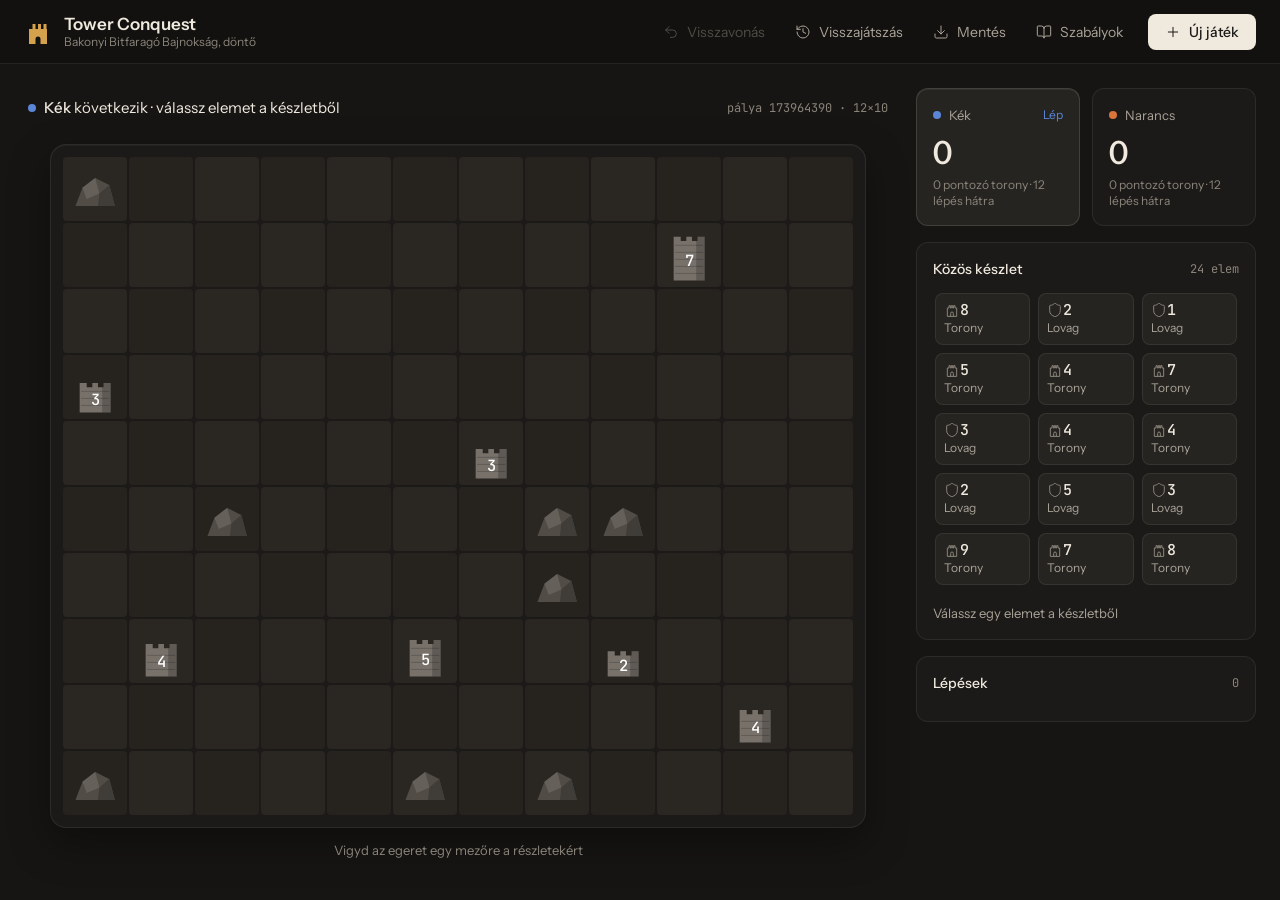
<file: donto/index.html>
<!DOCTYPE html>
<html lang="hu">
<head>
  <meta charset="UTF-8">
  <meta name="viewport" content="width=device-width, initial-scale=1.0">
  <title>Tower Conquest – BitFaragók</title>
  <link rel="preconnect" href="https://fonts.googleapis.com">
  <link rel="preconnect" href="https://fonts.gstatic.com" crossorigin>
  <link href="https://fonts.googleapis.com/css2?family=Instrument+Sans:wght@400;500;600&family=JetBrains+Mono:wght@400;500&display=swap" rel="stylesheet">
  <link rel="stylesheet" href="style.css">
</head>
<body>
  <header class="fejlec">
    <div class="logo">
      <svg class="logo-jel" width="28" height="28" viewBox="0 0 28 28" aria-hidden="true">
        <path d="M5 26V11h3.5V6h3v5h2.5V6h3v5h2.5V6h3v5H23v15z" fill="currentColor"/>
        <path d="M11.5 26v-5a2.5 2.5 0 0 1 5 0v5z" fill="var(--hatter)"/>
      </svg>
      <div>
        <h1>Tower Conquest</h1>
        <p class="alcim">Bakonyi Bitfaragó Bajnokság, döntő</p>
      </div>
    </div>
    <nav class="gombok">
      <button id="gombUj" class="gomb fo" data-ikon="plus">Új játék</button>
      <button id="gombVissza" class="gomb szellem" title="Visszavonás (Ctrl+Z)" data-ikon="undo">Visszavonás</button>
      <button id="gombImport" class="gomb szellem" data-ikon="history">Visszajátszás</button>
      <button id="gombExport" class="gomb szellem" data-ikon="download">Mentés</button>
      <button id="gombSzabaly" class="gomb szellem" data-ikon="book">Szabályok</button>
    </nav>
  </header>

  <main class="fo-resz">
    <section class="tabla-resz">
      <div id="visszajatszoSav" class="visszajatszo rejtett">
        <span class="vj-cimke">Visszajátszás</span>
        <button class="gomb ikon-gomb" data-vj="elso" title="Elejére (Home)" data-ikon="first"></button>
        <button class="gomb ikon-gomb" data-vj="elozo" title="Előző (←)" data-ikon="prev"></button>
        <button class="gomb ikon-gomb" data-vj="lejatszas" id="vjLejatszas" title="Lejátszás (Szóköz)"></button>
        <button class="gomb ikon-gomb" data-vj="kovetkezo" title="Következő (→)" data-ikon="next"></button>
        <button class="gomb ikon-gomb" data-vj="utolso" title="Végére (End)" data-ikon="last"></button>
        <input type="range" id="vjCsuszka" min="0" max="0" value="0">
        <span id="vjSzamlalo" class="vj-szamlalo">0 / 0</span>
        <select id="vjSebesseg" title="Sebesség">
          <option value="1200">lassú</option>
          <option value="600" selected>normál</option>
          <option value="250">gyors</option>
        </select>
        <button class="gomb kicsi" data-vj="folytat" title="Innen folytatható játékként">Folytatás innen</button>
        <button class="gomb ikon-gomb" data-vj="kilep" title="Kilépés a visszajátszásból" data-ikon="x"></button>
      </div>

      <div id="allapotSor" class="allapot-sor"></div>
      <div class="tabla-keret">
        <div id="tabla" class="tabla"></div>
      </div>
      <div id="infoSor" class="info-sor">Vigyd az egeret egy mezőre a részletekért</div>
    </section>

    <aside class="oldalsav">
      <div class="pontok">
        <div class="jatekos-kartya p1" id="kartyaP1">
          <div class="jk-nev"><span class="potty"></span><span id="nevP1">Kék</span><span class="jk-jel" id="jelP1"></span></div>
          <div class="jk-pont" id="pontP1">0</div>
          <div class="jk-info" id="infoP1"></div>
        </div>
        <div class="jatekos-kartya p2" id="kartyaP2">
          <div class="jk-nev"><span class="potty"></span><span id="nevP2">Narancs</span><span class="jk-jel" id="jelP2"></span></div>
          <div class="jk-pont" id="pontP2">0</div>
          <div class="jk-info" id="infoP2"></div>
        </div>
      </div>

      <div class="panel">
        <div class="panel-fej">
          <h2>Közös készlet</h2>
          <span id="keszletSzam" class="cimke"></span>
        </div>
        <div id="keszlet" class="keszlet"></div>
        <p id="keszletSugo" class="sugo"></p>
      </div>

      <div class="panel naplo-panel">
        <div class="panel-fej"><h2>Lépések</h2><span id="naploSzam" class="cimke"></span></div>
        <ol id="naplo" class="naplo"></ol>
      </div>
    </aside>
  </main>

  <!-- Új játék -->
  <dialog id="ujJatekAblak" class="ablak">
    <form method="dialog" id="ujJatekUrlap">
      <h2>Új játék</h2>
      <fieldset>
        <legend>Játékosok</legend>
        <div class="sor">
          <label>Kék (kezd)
            <select name="p1">
              <option value="ember">Ember</option>
              <option value="gep">Gép</option>
            </select>
          </label>
          <label>Narancs
            <select name="p2">
              <option value="ember">Ember</option>
              <option value="gep">Gép</option>
            </select>
          </label>
        </div>
      </fieldset>
      <fieldset>
        <legend>Pálya</legend>
        <div class="sor">
          <label>Szélesség <input type="number" name="width" min="8" max="20" value="12"></label>
          <label>Magasság <input type="number" name="height" min="8" max="20" value="10"></label>
          <label>Készlet mérete <input type="number" name="keszlet" min="2" max="80" step="2" value="24"></label>
        </div>
        <div class="sor">
          <label>Semleges tornyok <input type="number" name="tornyok" min="0" max="60" value="7"></label>
          <label>Sziklák <input type="number" name="sziklak" min="0" max="60" value="8"></label>
          <label>Seed (üres = véletlen) <input type="text" name="seed" placeholder="pl. 2026"></label>
        </div>
        <button type="button" class="gomb kicsi" id="veletlenMeret">Véletlen méret (8–20)</button>
      </fieldset>
      <div class="ablak-gombok">
        <button value="megse" class="gomb">Mégse</button>
        <button value="ok" class="gomb fo">Indítás</button>
      </div>
    </form>
  </dialog>

  <!-- Import / visszajátszás -->
  <dialog id="importAblak" class="ablak szeles">
    <form method="dialog">
      <h2>Visszajátszás / pálya betöltése</h2>
      <p class="sugo">Másold be egy lejátszott meccs JSON adatait (például a szerverről), vagy csak egy pályát és készletet
        (<code>{"map": {...}, "pool": [...], "steps": [...]}</code>). Fájlt is választhatsz.</p>
      <textarea id="importSzoveg" rows="12" spellcheck="false" placeholder='{"map":{"width":10,"height":10,"content":[]},"pool":[...],"steps":[...]}'></textarea>
      <div class="sor">
        <input type="file" id="importFajl" accept=".json,application/json,text/plain">
      </div>
      <p id="importHiba" class="hiba"></p>
      <div class="ablak-gombok">
        <button value="megse" class="gomb">Mégse</button>
        <button type="button" class="gomb" id="importJatek">Játék indítása ezen a pályán</button>
        <button type="button" class="gomb fo" id="importVisszajatszas">Visszajátszás</button>
      </div>
    </form>
  </dialog>

  <!-- Szabályok -->
  <dialog id="szabalyAblak" class="ablak szeles">
    <form method="dialog">
      <h2>Szabályok röviden</h2>
      <ul class="szabalyok">
        <li>A játékosok felváltva választanak egy elemet a <b>közös készletből</b>, és lehelyezik / aktiválják egy mezőn. Ha a készlet elfogy, vége.</li>
        <li><b>Torony (1–9)</b> és <b>Lovag (1–5)</b>: üres mezőre tehető, a lehelyezőé lesz.</li>
        <li><b>Földcsuszamlás</b>: a cél és a 8 szomszéd közül az <i>üres</i> mezők sziklák lesznek.</li>
        <li><b>Meteorit</b>: a célmező szikla lesz, az ott álló figura eltűnik.</li>
        <li><b>Konvertálás</b>: egy torony vagy lovag a tiéd lesz (sziklára nem használható).</li>
        <li>Pontozás: egy torony annyit ér, amilyen magas, <b>kivéve</b> ha mellette (8 irány) magasabb torony áll – akkor 0.</li>
        <li>A torony mellett álló lovagok elfoglalják: a szomszédos lovagerők összege dönt, döntetlennél marad az eredeti tulajdonos. Semleges torony senkinek sem ad pontot.</li>
      </ul>
      <h3>Jelmagyarázat</h3>
      <div class="jelmagyarazat">
        <span><i class="minta pontoz">+5</i>pontot ér, a szám a pontérték</span>
        <span><i class="minta blokk"></i>magasabb szomszéd miatt 0 pont</span>
        <span><i class="minta foglalt"></i>lovagok foglalták el, a sarok az eredeti tulajdonos</span>
      </div>
      <h3>Irányítás</h3>
      <ul class="szabalyok">
        <li>Kattints egy készletelemre, majd egy kiemelt mezőre. A mező fölött előre látod a lépés hatását és a pontváltozást.</li>
        <li>Billentyűk: <kbd>Esc</kbd> kijelölés törlése, <kbd>Ctrl</kbd>+<kbd>Z</kbd> visszavonás, visszajátszásnál <kbd>←</kbd> <kbd>→</kbd> <kbd>Szóköz</kbd>.</li>
      </ul>
      <div class="ablak-gombok"><button class="gomb fo">Rendben</button></div>
    </form>
  </dialog>

  <!-- Játék vége -->
  <dialog id="vegeAblak" class="ablak">
    <form method="dialog">
      <h2 id="vegeCim">Vége</h2>
      <p id="vegeSzoveg" class="vege-szoveg"></p>
      <div class="ablak-gombok">
        <button value="vj" class="gomb">Visszajátszás</button>
        <button value="export" class="gomb">Mentés</button>
        <button value="uj" class="gomb fo">Új játék</button>
      </div>
    </form>
  </dialog>

  <!-- A verseny során megírt és a szerveren ellenőrzött függvények -->
  <script src="pontszamito.js"></script>
  <script src="lepesszim.js"></script>
  <script src="botok/apritoBot2.js"></script>
  <!-- A webes játék -->
  <script src="js/allapot.js"></script>
  <script src="js/ikonok.js"></script>
  <script src="js/gep.js"></script>
  <script src="js/rajzolas.js"></script>
  <script src="js/vezerles.js"></script>
</body>
</html>
</file>
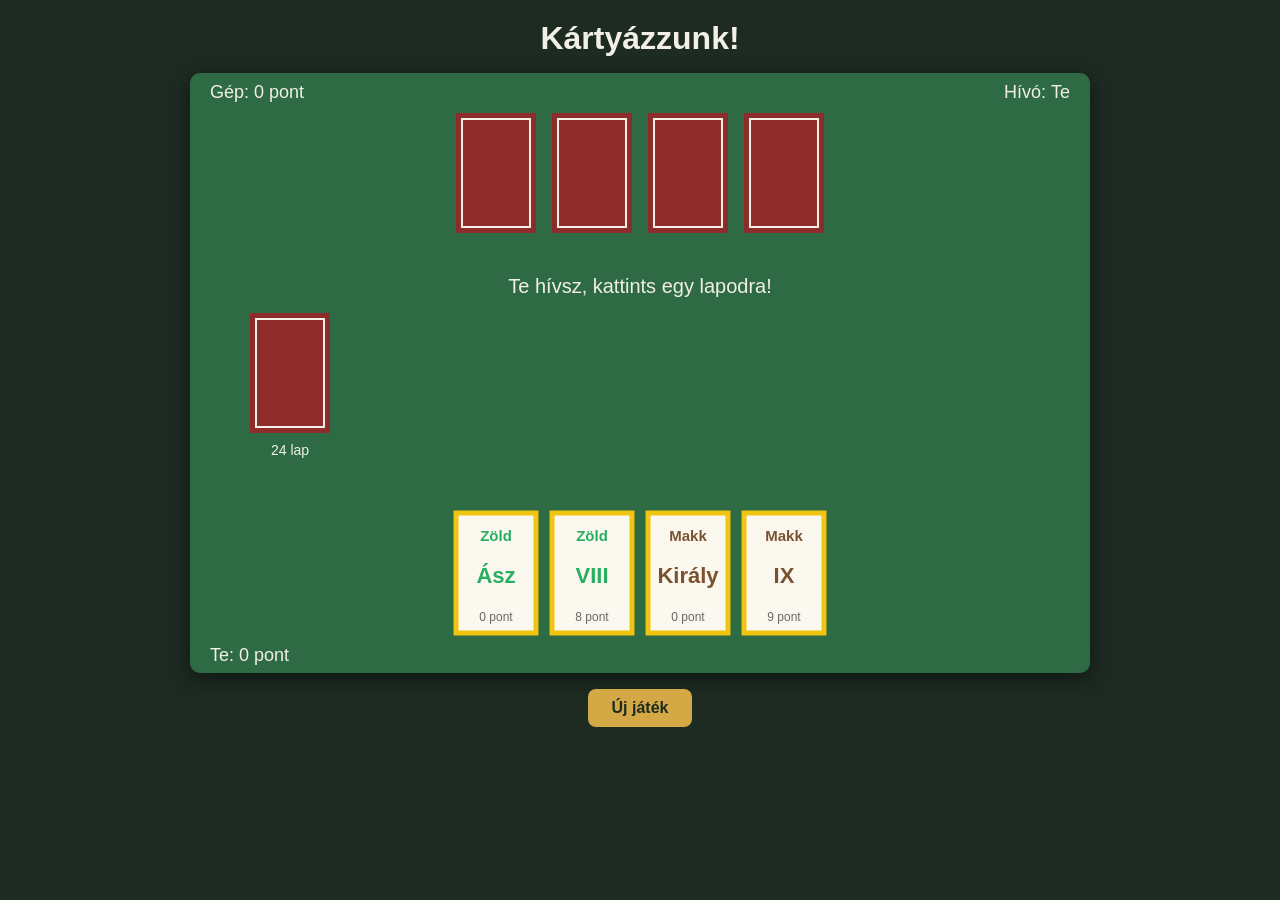
<file: kartyajatek/index.html>
<!DOCTYPE html>
<html lang="hu">
<head>
    <meta charset="UTF-8">
    <meta name="viewport" content="width=device-width, initial-scale=1">
    <title>Kártyázzunk!</title>
    <link rel="stylesheet" href="stilus.css">
</head>
<body>
    <h1>Kártyázzunk!</h1>
    <canvas id="jatekter"></canvas>
    <p>
        <button id="ujJatekGomb" type="button">Új játék</button>
    </p>

    <script src="js/adatok.js"></script>
    <script src="js/pakli.js"></script>
    <script src="js/szabalyok.js"></script>
    <script src="js/gep.js"></script>
    <script src="js/jatek.js"></script>
    <script src="js/rajzolas.js"></script>
    <script src="js/esemenyek.js"></script>
</body>
</html>
</file>
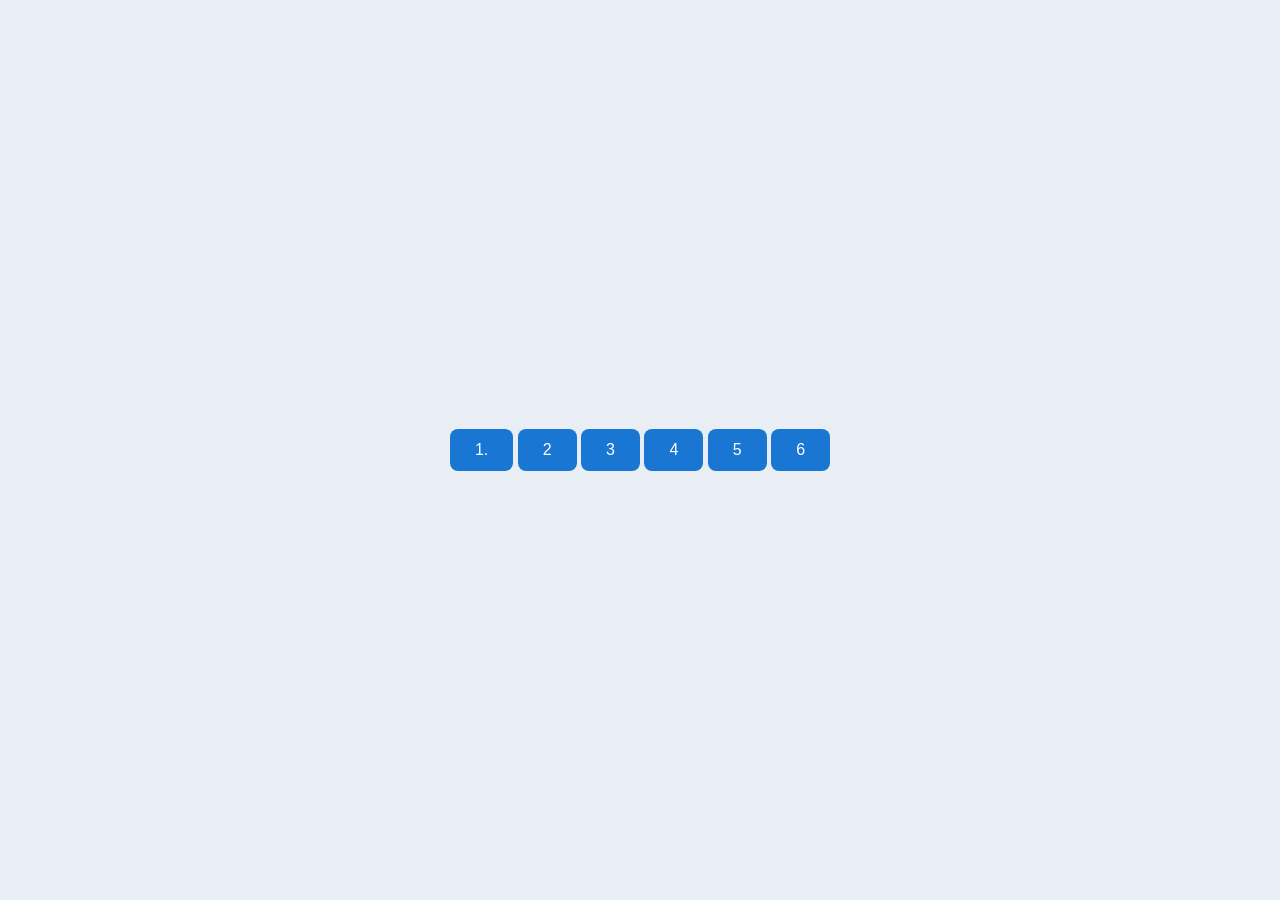
<file: online/index.html>
<!DOCTYPE html>
<html lang="en">

<head>
    <meta charset="UTF-8">
    <meta name="viewport" content="width=device-width, initial-scale=1.0">
    <link rel="stylesheet" href="css/1.css">
    <link rel="stylesheet" href="css/2.css">
    <link rel="stylesheet" href="css/3.css">
    <link rel="stylesheet" href="css/4.css">
    <link rel="stylesheet" href="css/5.css">
    <link rel="stylesheet" href="css/6.css">
    <title>Online</title>
</head>

<body>
    <div id="header">
        <button id="feladat1" onclick="betoltes()">1.</button>
        <button id="feladat2">2</button>
        <button id="feladat3" onclick="loadFeladat3()">3</button>
        <button id="feladat4">4</button>
        <button id="feladat5" onclick="loadFeladat5()">5</button>
        <button id="feladat6">6</button>
    </div>
    <div id="torzs"></div>
    <div id="footer"></div>

    <script src="feladatok/elso.js"></script>
    <script src="feladatok/masodik.js"></script>
    <script src="feladatok/harmadik.js"></script>
    <script src="feladatok/negyedik.js"></script>
    <script src="feladatok/otodik.js"></script>
    <script src="feladatok/hatodik.js"></script>
</body>

</html>
</file>
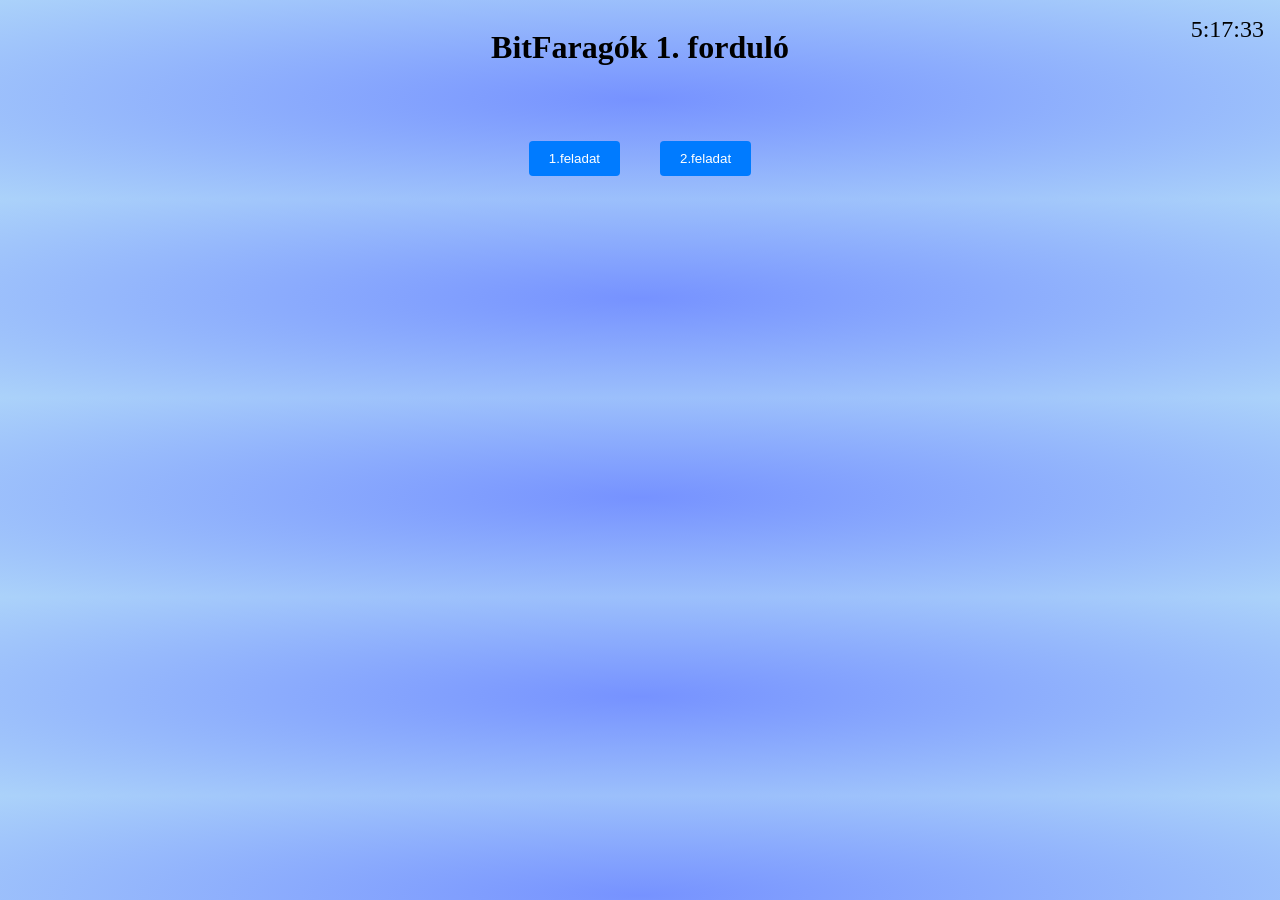
<file: verseny/index.html>
<!DOCTYPE html>
<html lang="hu">
<head>
    <meta charset="UTF-8">
    <meta name="viewport" content="width=device-width, initial-scale=1.0">
    <link rel="stylesheet" href="bemutatk.css">
    <link rel="stylesheet" href="tankolas.css">
    <link rel="stylesheet" href="index.css">
    <title>BitAprítok</title>
</head>
<body>
    <div class="teto">
        <h1>BitFaragók 1. forduló</h1><br>
        <div class="gombomk">        
        <button id="b1" onclick="Kiir()">1.feladat</button>
        <button id="b2" onclick="betoltes()">2.feladat</button></div>
        </div>
        <div id="ora"></div>
        <div id="torzs">
    </div>
    <script src="bemutatk.js"></script>
    <script src="tankolas.js"></script>
    <script src="index.js"></script>
</body>
</html>
</file>
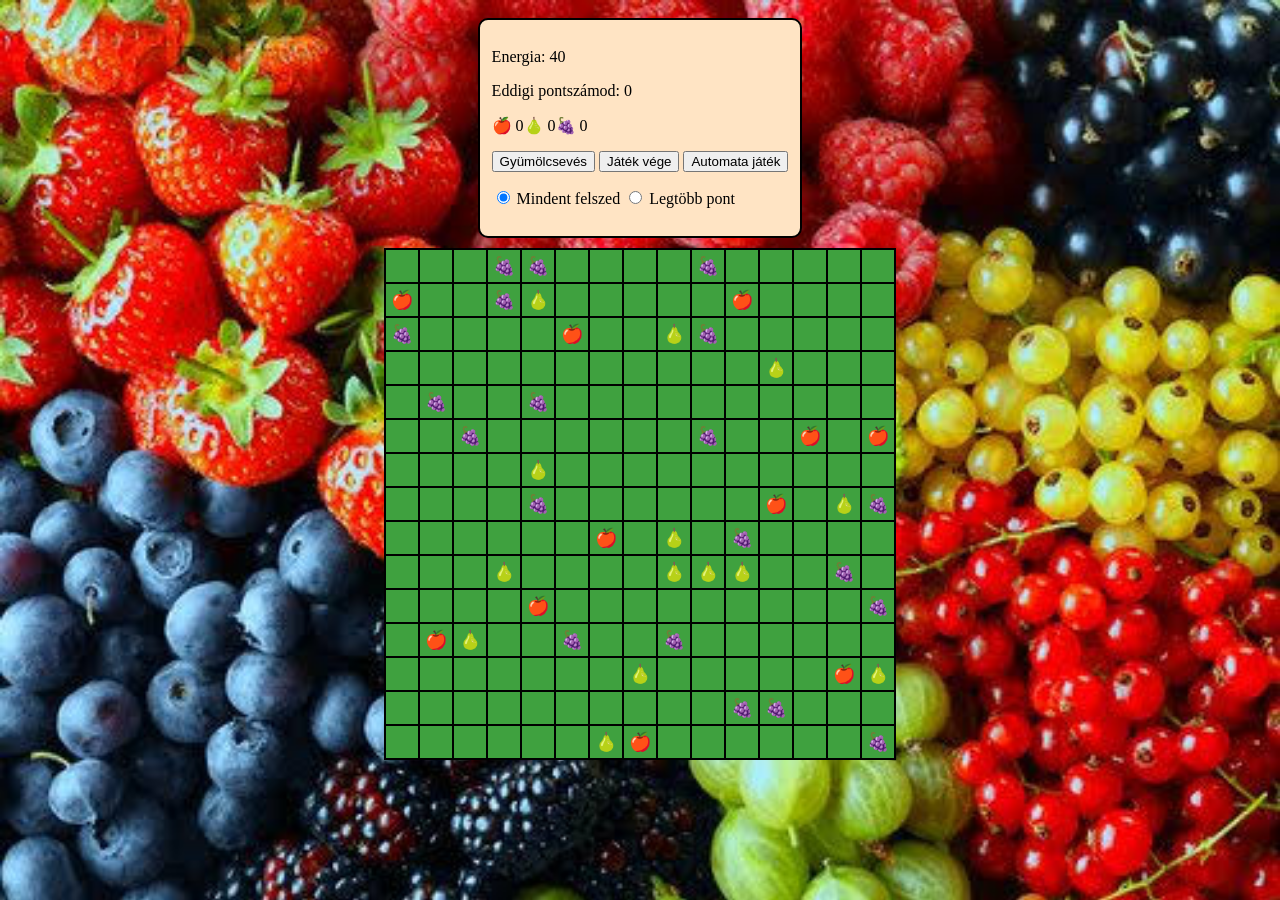
<file: verseny2/index.html>
<!DOCTYPE html>
<html lang="en">
<head>
    <meta charset="UTF-8">
    <meta name="viewport" content="width=device-width, initial-scale=1.0">
    <title>Gyümölcsszedő</title>
    <link rel="stylesheet" href="index.css">
</head>
<body>
    <div class="adatok" id="adatok">
        <table class="tabla" id="oldalsav">

        </table>
    </div>
    <div id="palya"></div>
    <dialog id="evesModal">
        <h3>Mit eszel meg?</h3>
        <div id="evesGombok"></div>
        <button id="evesMegse">Mégse</button>
    </dialog>
    <dialog id="energiaModal">
        <p id="energiaUzenet"></p>
        <button id="energiaEszem">Eszem valamit</button>
        <button id="energiaVege">Játék befejezése</button>
    </dialog>
    <script src="index.js"></script>
</body>
</html>
</file>
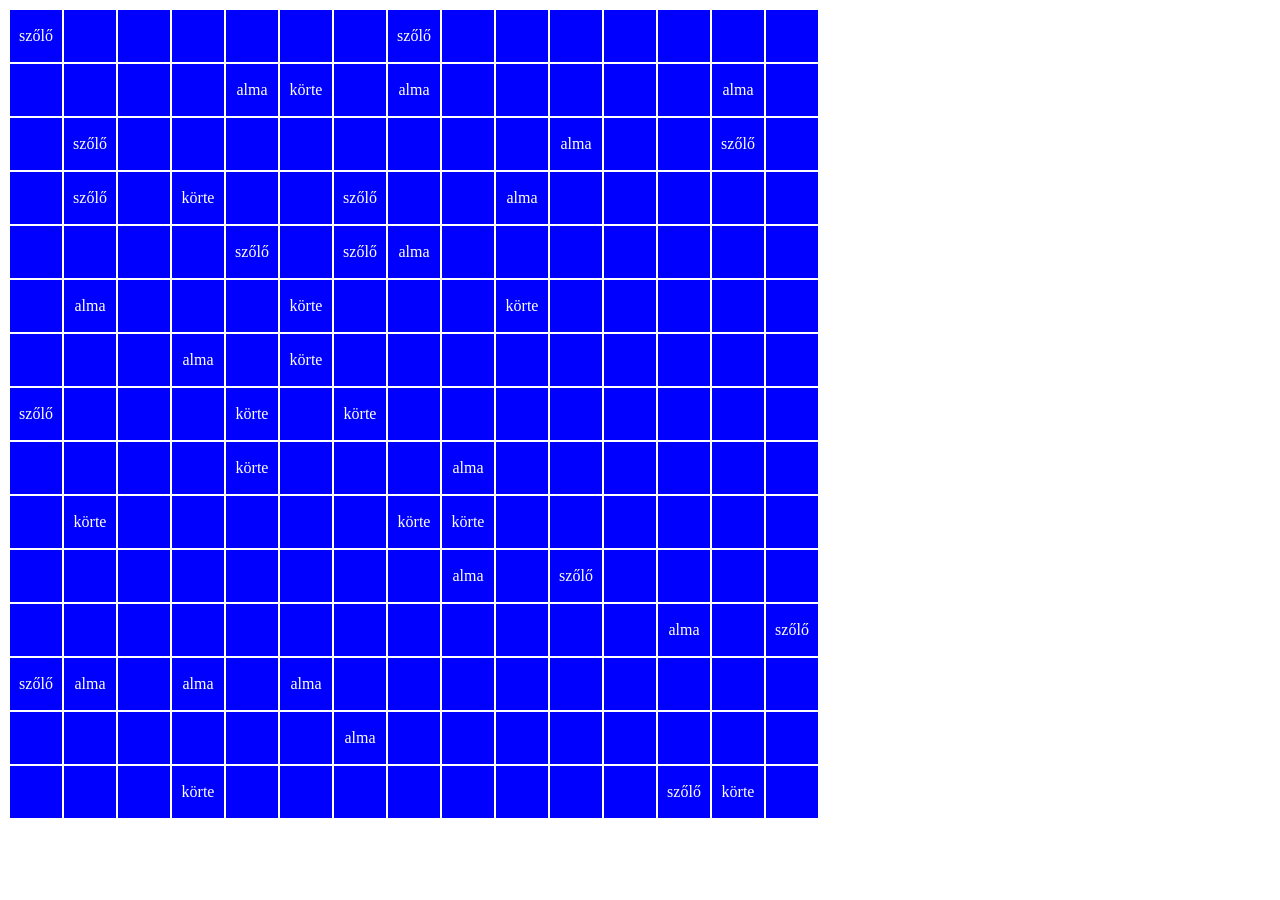
<file: verseny2/2.fordulo/index.html>
<!DOCTYPE html>
<html lang="hu">

<head>
    <meta charset="UTF-8">
    <meta name="viewport" content="width=device-width, initial-scale=1.0">
    <link rel="stylesheet" href="tabla.css">
    <title>Gyümölcsszedő</title>
</head>

<body>
    <table id="jatekter"></table>



    <script src="tabla.js"></script>
</body>

</html>
</file>
<file: donto/style.css>
/* Tower Conquest – kőerőd és térképasztal: meleg, semleges felületek, a szín a táblán él.
   A tervezési folyamat az unslop alapján készült (Damir Sokolovsky, @heydamir, CC BY 4.0). */

:root {
  /* meleg semleges skála */
  --mely: #12110f;
  --hatter: #161513;
  --kartya: #1c1a18;
  --emelt: #262421;
  --vonal: rgba(239, 233, 222, 0.08);
  --vonal-eros: rgba(239, 233, 222, 0.14);
  --szoveg: #efe9de;
  --masodlagos: #aaa398;
  --halvany: #8a847a;

  /* egy kiemelőszín: sárgaréz (kijelölés, pontérték) */
  --sargarez: #d4a24c;
  --sargarez-halvany: rgba(212, 162, 76, 0.16);

  /* a két játékos színe (csak a táblán és a pontoknál) */
  --p1: #5b86d6;
  --p1-sotet: #3f68b4;
  --p2: #d9743a;
  --p2-sotet: #b25a26;
  --ko: #77716a;

  --pozitiv: #4cc38a;
  --negativ: #e5484d;

  --mezo-a: #2a2723;
  --mezo-b: #26231f;

  --cella: 48px;
  --gorbe: cubic-bezier(0.22, 1, 0.36, 1);
  --sans: "Instrument Sans", system-ui, -apple-system, "Segoe UI", sans-serif;
  --mono: "JetBrains Mono", ui-monospace, Consolas, monospace;
}

* { box-sizing: border-box; }

body {
  margin: 0;
  min-height: 100vh;
  background: var(--hatter);
  color: var(--szoveg);
  font: 400 14px/20px var(--sans);
  -webkit-font-smoothing: antialiased;
}

button, input, select, textarea { font: inherit; color: inherit; }
b { font-weight: 500; }
.ikon-svg { flex: none; display: block; }
.halk { color: var(--halvany); }

/* ---------- gombok ---------- */
.gomb {
  display: inline-flex; align-items: center; gap: 8px; height: 36px; padding: 0 16px;
  background: var(--emelt); border: 1px solid var(--vonal); border-radius: 8px; cursor: pointer;
  box-shadow: inset 0 1px 0 rgba(255, 255, 255, 0.06);
  transition: background-color 150ms var(--gorbe), color 150ms var(--gorbe), transform 120ms var(--gorbe);
}
.gomb:hover:not(:disabled) { background: #2e2b27; }
.gomb:active:not(:disabled) { transform: scale(0.97); }
.gomb:disabled { opacity: 0.4; cursor: default; }
.gomb:focus-visible, .kartya:focus-visible, select:focus-visible, input:focus-visible, textarea:focus-visible {
  outline: 2px solid var(--sargarez); outline-offset: 2px;
}
.gomb .ikon-svg { color: var(--masodlagos); }
.gomb.fo { background: var(--szoveg); color: #1c1a18; border-color: transparent; font-weight: 500; }
.gomb.fo .ikon-svg { color: #1c1a18; }
.gomb.fo:hover:not(:disabled) { background: #fff8ec; }
.gomb.szellem { background: transparent; border-color: transparent; box-shadow: none; color: var(--masodlagos); padding: 0 12px; }
.gomb.szellem:hover:not(:disabled) { background: var(--emelt); color: var(--szoveg); }
.gomb.kicsi { height: 32px; padding: 0 12px; font-size: 13px; }
.gomb.ikon-gomb { width: 32px; height: 32px; padding: 0; justify-content: center; background: transparent; border-color: transparent; box-shadow: none; }
.gomb.ikon-gomb:hover:not(:disabled) { background: var(--emelt); }
.gomb.ikon-gomb .ikon-svg { color: var(--szoveg); }

/* ---------- fejléc ---------- */
.fejlec {
  display: flex; align-items: center; justify-content: space-between; gap: 16px; flex-wrap: wrap;
  min-height: 64px; padding: 12px 24px; border-bottom: 1px solid var(--vonal); background: var(--mely);
}
.logo { display: flex; align-items: center; gap: 12px; }
.logo-jel { color: var(--sargarez); --hatter: #12110f; }
.logo h1 { margin: 0; font-size: 17px; line-height: 20px; font-weight: 600; }
.alcim { margin: 0; color: var(--halvany); font-size: 12px; line-height: 16px; }
.gombok { display: flex; align-items: center; gap: 4px; flex-wrap: wrap; }
.gombok .gomb.fo { margin-left: 8px; order: 2; }

/* ---------- elrendezés ---------- */
.fo-resz {
  display: grid; grid-template-columns: minmax(0, 1fr) 340px; gap: 24px;
  padding: 24px; max-width: 1600px; margin: 0 auto; align-items: start;
}
@media (max-width: 1000px) { .fo-resz { grid-template-columns: 1fr; } }
.tabla-resz { min-width: 0; }

.allapot-sor {
  display: flex; align-items: center; flex-wrap: wrap; gap: 4px 12px; min-height: 40px; margin-bottom: 16px; padding: 0 4px;
  font-size: 15px; line-height: 22px;
}
.allapot-szoveg { display: block; }
.allapot-szoveg .potty, .allapot-szoveg .porgo { vertical-align: middle; margin: -2px 8px 0 0; }
.allapot-sor .seed { margin-left: auto; color: var(--halvany); font: 12px/16px var(--mono); white-space: nowrap; }
.porgo {
  width: 12px; height: 12px; border-radius: 50%; display: inline-block;
  border: 1.5px solid var(--masodlagos); border-top-color: transparent; animation: forog 800ms linear infinite;
}
@keyframes forog { to { transform: rotate(360deg); } }

.potty { width: 8px; height: 8px; border-radius: 50%; flex: none; display: inline-block; background: var(--ko); }
.potty.p1, .p1 .potty, .j-p1 .potty { background: var(--p1); }
.potty.p2, .p2 .potty, .j-p2 .potty { background: var(--p2); }

/* ---------- tábla (a képernyő kiemelt eleme) ---------- */
.tabla-keret { display: flex; justify-content: center; }
.tabla {
  display: grid; gap: 2px; padding: 12px; border-radius: 16px;
  background: var(--kartya); border: 1px solid var(--vonal);
  box-shadow: 0 1px 0 rgba(255, 255, 255, 0.04) inset, 0 16px 40px rgba(0, 0, 0, 0.35);
}
.info-sor { margin-top: 12px; text-align: center; color: var(--halvany); font-size: 13px; min-height: 20px; }

.mezo {
  width: var(--cella); height: var(--cella); border-radius: 4px; background: var(--mezo-a);
  position: relative; display: grid; place-items: center; user-select: none;
  transition: background-color 120ms var(--gorbe), box-shadow 120ms var(--gorbe);
}
.mezo.masik { background: var(--mezo-b); }
.mezo.kattinthato { cursor: not-allowed; }
.mezo.ervenyes { cursor: pointer; box-shadow: inset 0 0 0 1px rgba(212, 162, 76, 0.2); }
.mezo.ervenyes:hover { background: #332f2a; box-shadow: inset 0 0 0 2px var(--sargarez); }
.mezo.erintett { background: #3a3326; box-shadow: inset 0 0 0 2px var(--sargarez); }
.mezo.utolso { box-shadow: inset 0 0 0 1px rgba(239, 233, 222, 0.45); }

.babu { width: 100%; height: 100%; display: grid; place-items: center; }
.babu-svg { width: 88%; height: 88%; overflow: visible; }
.babu .szam { font: 500 11px var(--mono); fill: #fff; text-anchor: middle; }

/* torony: a sziluett a magassággal nő */
.torony .test { fill: var(--ko); }
.torony.o-p1 .test { fill: var(--p1); }
.torony.o-p2 .test { fill: var(--p2); }
.torony .arnyek { fill: rgba(0, 0, 0, 0.2); }
.torony .reteg { stroke: rgba(0, 0, 0, 0.18); stroke-width: 0.8; }
.torony.blokkolt { opacity: 0.35; }
.pont-jel {
  position: absolute; top: 2px; right: 4px; color: var(--sargarez);
  font: 500 max(9px, calc(var(--cella) * 0.2)) / 1 var(--mono);
}
.foglalt-jel {
  position: absolute; left: 0; bottom: 0; width: 30%; height: 30%; border-bottom-left-radius: 4px;
  clip-path: polygon(0 0, 0 100%, 100% 100%); background: var(--ko);
}
.foglalt-jel.o-p1 { background: var(--p1); }
.foglalt-jel.o-p2 { background: var(--p2); }

/* lovag: pajzs */
.lovag .babu-svg { width: 76%; height: 76%; }
.lovag .test { fill: var(--ko); }
.lovag.o-p1 .test { fill: var(--p1); }
.lovag.o-p2 .test { fill: var(--p2); }
.lovag .arnyek { fill: rgba(0, 0, 0, 0.16); }
.lovag .szam { font-size: 9px; }

/* szikla */
.szikla-alap { fill: #514c45; }
.szikla-feny { fill: #66605a; }
.szikla-arnyek { fill: #403c37; }

/* ---------- oldalsáv ---------- */
.oldalsav { display: flex; flex-direction: column; gap: 16px; }
.pontok { display: grid; grid-template-columns: 1fr 1fr; gap: 12px; }
.jatekos-kartya {
  background: var(--kartya); border: 1px solid var(--vonal); border-radius: 12px; padding: 16px;
  transition: background-color 180ms var(--gorbe), border-color 180ms var(--gorbe);
}
.jatekos-kartya.aktiv { background: var(--emelt); border-color: var(--vonal-eros); box-shadow: inset 0 1px 0 rgba(255, 255, 255, 0.06); }
.jk-nev { display: flex; align-items: center; gap: 8px; color: var(--masodlagos); font-size: 13px; min-height: 20px; }
.jk-jel { margin-left: auto; font-size: 12px; }
.p1 .jk-jel { color: var(--p1); } .p2 .jk-jel { color: var(--p2); }
.nyertes .jk-jel { color: var(--sargarez); }
.jk-pont { font-size: 32px; line-height: 40px; font-weight: 500; margin-top: 8px; font-variant-numeric: tabular-nums; }
.jk-pont small { font: 400 13px var(--mono); margin-left: 8px; color: var(--halvany); vertical-align: middle; }
.jk-pont small.plusz { color: var(--pozitiv); } .jk-pont small.minusz { color: var(--negativ); }
.jk-info { color: var(--halvany); font-size: 12px; line-height: 16px; margin-top: 4px; }

.panel { background: var(--kartya); border: 1px solid var(--vonal); border-radius: 12px; padding: 16px; }
.panel-fej { display: flex; align-items: center; justify-content: space-between; margin-bottom: 12px; }
.panel h2 { margin: 0; font-size: 14px; font-weight: 500; }
.cimke { color: var(--halvany); font: 12px/16px var(--mono); }
.sugo { color: var(--masodlagos); font-size: 13px; margin: 12px 0 0; min-height: 20px; }

.keszlet { display: grid; grid-template-columns: repeat(3, minmax(0, 1fr)); gap: 8px; max-height: 300px; overflow-y: auto; padding: 2px; }
.kartya {
  height: 52px; padding: 8px; border-radius: 8px; border: 1px solid var(--vonal); background: var(--emelt);
  display: flex; flex-direction: column; justify-content: space-between; text-align: left; cursor: pointer;
  transition: background-color 150ms var(--gorbe), border-color 150ms var(--gorbe);
}
.kartya:hover:not(:disabled) { background: #2e2b27; border-color: var(--vonal-eros); }
.kartya:disabled { cursor: default; opacity: 0.5; }
.kartya.kivalasztott { border-color: var(--sargarez); background: #2f2a20; }
.k-fej { display: flex; align-items: center; justify-content: space-between; color: var(--halvany); }
.kivalasztott .k-fej { color: var(--sargarez); }
.k-ertek { font: 500 15px/16px var(--mono); color: var(--szoveg); }
.k-nev { font-size: 12px; line-height: 16px; color: var(--masodlagos); white-space: nowrap; overflow: hidden; text-overflow: ellipsis; }

.naplo { list-style: none; margin: 0; padding: 0; max-height: 288px; overflow-y: auto; }
.lepes {
  display: grid; grid-template-columns: 24px 8px 14px 1fr auto; align-items: center; gap: 8px;
  height: 32px; padding: 0 8px; border-radius: 6px; font-size: 13px;
}
.lepes.kattinthato { cursor: pointer; }
.lepes.kattinthato:hover { background: var(--emelt); }
.lepes.aktiv { background: var(--emelt); box-shadow: inset 0 1px 0 rgba(255, 255, 255, 0.06); }
.l-sorszam, .l-hely { font: 12px/16px var(--mono); color: var(--halvany); font-variant-numeric: tabular-nums; }
.l-sorszam { text-align: right; }
.l-ikon { color: var(--halvany); }
.l-elem { white-space: nowrap; overflow: hidden; text-overflow: ellipsis; }
.l-hiba { color: var(--negativ); font-size: 12px; margin-left: 4px; }

/* ---------- visszajátszás ---------- */
.visszajatszo {
  display: flex; align-items: center; gap: 4px; flex-wrap: wrap; margin-bottom: 16px; padding: 8px 12px;
  background: var(--kartya); border: 1px solid var(--vonal); border-radius: 12px;
}
.vj-cimke { font-weight: 500; margin-right: 8px; }
.visszajatszo input[type="range"] { flex: 1; min-width: 120px; margin: 0 8px; accent-color: var(--sargarez); }
.vj-szamlalo { font: 12px/16px var(--mono); color: var(--masodlagos); min-width: 56px; text-align: center; font-variant-numeric: tabular-nums; }
.visszajatszo select { height: 32px; background: var(--emelt); border: 1px solid var(--vonal); border-radius: 8px; padding: 0 8px; margin: 0 4px; }
.rejtett { display: none !important; }

/* ---------- ablakok ---------- */
.ablak {
  background: var(--kartya); color: var(--szoveg); border: 1px solid var(--vonal); border-radius: 16px;
  padding: 24px; width: min(560px, 94vw); box-shadow: 0 24px 64px rgba(0, 0, 0, 0.5);
}
.ablak.szeles { width: min(720px, 94vw); }
.ablak[open] { animation: belep 240ms var(--gorbe); }
@keyframes belep { from { opacity: 0; transform: translateY(8px); } }
.ablak::backdrop { background: rgba(10, 9, 8, 0.72); }
.ablak h2 { margin: 0 0 16px; font-size: 20px; line-height: 28px; font-weight: 500; }
.ablak h3 { margin: 24px 0 8px; font-size: 14px; font-weight: 500; }
.ablak fieldset { border: 1px solid var(--vonal); border-radius: 12px; margin: 0 0 16px; padding: 12px 16px 16px; }
.ablak legend { color: var(--masodlagos); padding: 0 4px; font-size: 13px; }
.ablak .sor { display: flex; gap: 12px; flex-wrap: wrap; margin-bottom: 12px; }
.ablak label { display: flex; flex-direction: column; gap: 4px; font-size: 13px; color: var(--masodlagos); flex: 1; min-width: 120px; }
.ablak input, .ablak select, .ablak textarea {
  height: 36px; background: var(--emelt); border: 1px solid var(--vonal); border-radius: 8px; padding: 0 12px; color: var(--szoveg);
}
.ablak input[type="file"] { height: auto; padding: 8px 12px; }
.ablak textarea { height: auto; width: 100%; padding: 12px; font: 12px/16px var(--mono); resize: vertical; }
.ablak-gombok { display: flex; justify-content: flex-end; gap: 8px; margin-top: 24px; flex-wrap: wrap; }
.hiba { color: var(--negativ); min-height: 20px; margin: 8px 0 0; font-size: 13px; }
.szabalyok { margin: 0; padding-left: 20px; display: grid; gap: 8px; color: var(--masodlagos); }
.szabalyok b { color: var(--szoveg); }
.jelmagyarazat { display: grid; gap: 8px; color: var(--masodlagos); font-size: 13px; }
.jelmagyarazat span { display: flex; align-items: center; gap: 8px; }
.minta { width: 20px; height: 20px; border-radius: 4px; flex: none; position: relative; background: var(--p1); }
.minta.pontoz { background: none; color: var(--sargarez); font: 500 12px/20px var(--mono); font-style: normal; text-align: center; }
.minta.blokk { opacity: 0.35; }
.minta.foglalt { background: var(--p2); }
.minta.foglalt::after { content: ""; position: absolute; left: 0; bottom: 0; width: 8px; height: 8px; background: var(--p1); clip-path: polygon(0 0, 0 100%, 100% 100%); }
kbd { background: var(--emelt); border: 1px solid var(--vonal-eros); border-bottom-width: 2px; border-radius: 4px; padding: 0 4px; font: 12px var(--mono); color: var(--szoveg); }
code { background: var(--emelt); padding: 0 4px; border-radius: 4px; font: 12px var(--mono); }
.vege-szoveg { display: grid; gap: 8px; margin: 0; }
.vege-sor { display: flex; align-items: center; gap: 8px; font-size: 15px; color: var(--masodlagos); }
.vege-sor b { margin-left: auto; font-size: 20px; color: var(--szoveg); font-variant-numeric: tabular-nums; }

@media (max-width: 600px) {
  .fejlec { padding: 12px 16px; }
  .fo-resz { padding: 16px; }
  .gomb.szellem { padding: 0 8px; }
}
</file>
<file: kartyajatek/stilus.css>
body {
    margin: 0;
    padding: 20px;
    font-family: Arial, sans-serif;
    background: #1d2b22;
    color: #f2efe6;
    text-align: center;
}

h1 { margin: 0 0 16px 0; }

canvas {
    display: block;
    margin: 0 auto;
    /* A vászon soha nem lehet szélesebb a képernyőnél és magasabb a látható résznél.
       width/height: auto → megtartja az oldalarányát, csak kicsinyedik. */
    max-width: 100%;
    max-height: calc(100vh - 140px);
    width: auto;
    height: auto;
    border-radius: 10px;
    box-shadow: 0 6px 20px rgba(0, 0, 0, 0.5);
    cursor: pointer;
    touch-action: manipulation;   /* telefonon nem zoomol dupla koppintásra */
}

button {
    padding: 10px 24px;
    font-size: 16px;
    font-weight: bold;
    border: none;
    border-radius: 8px;
    background: #d4a845;
    color: #1d2b22;
    cursor: pointer;
}
button:hover { background: #e6bd5c; }

/* Telefon */
@media (max-width: 700px) {
    body { padding: 10px; }
    h1 { font-size: 22px; margin-bottom: 8px; }
    canvas { max-height: calc(100vh - 110px); }
    p { margin: 10px 0; }
    button { width: 100%; padding: 14px; font-size: 18px; }
}
</file>
<file: online/css/1.css>
body {
    font-family: Arial, sans-serif;
    background-color: #e9eef5;
    min-height: 100vh;
    margin: 0;

    display: flex;
    flex-direction: column;
    justify-content: center;
    align-items: center;
}

h2 {
    color: #263238;
    text-align: center;
    margin-bottom: 25px;
}

body {
    box-sizing: border-box;
    padding: 30px;
}

input {
    padding: 12px;
    width: 200px;
    border: 2px solid #b0bec5;
    border-radius: 8px;
    font-size: 16px;
    text-align: center;
    outline: none;
    margin-bottom: 15px;
}

input:focus {
    border-color: #1976d2;
}

button {
    padding: 12px 25px;
    background-color: #1976d2;
    color: white;
    border: none;
    border-radius: 8px;
    font-size: 16px;
    cursor: pointer;
    transition: 0.3s;
}

button:hover {
    background-color: #0d47a1;
    transform: scale(1.05);
}

#eredmeny {
    max-width: 550px;
    text-align: center;
    line-height: 1.8;
    color: #263238;
    font-size: 16px;
    overflow-wrap: anywhere;
}
</file>
<file: online/css/2.css>
#szekJatek {
    font-family: Arial, sans-serif;
    text-align: center;
}

#szekBeallitas {
    display: flex;
    flex-wrap: wrap;
    gap: 12px;
    justify-content: center;
    align-items: center;
    margin: 12px 0;
}

#szekBeallitas input {
    width: 60px;
    padding: 5px;
    margin: 0;
}

#szekBeallitas button {
    padding: 6px 14px;
    cursor: pointer;
}

#kovetkezoJatekos {
    font-size: 20px;
    font-weight: bold;
}

#kovetkezoJatekos.egyes {
    color: #2b6cb0;
}

#kovetkezoJatekos.kettes {
    color: #c05621;
}

#szekSor {
    display: flex;
    flex-wrap: wrap;
    gap: 8px;
    justify-content: center;
    margin: 16px 0;
}

.szek {
    width: 64px;
    height: 64px;
    border: 2px solid #555;
    border-radius: 8px 8px 4px 4px;
    background-color: #f2f2f2;
    font-size: 22px;
    font-weight: bold;
    display: flex;
    flex-direction: column;
    justify-content: center;
    align-items: center;
    cursor: pointer;
}

.szek:hover {
    background-color: #e2e2e2;
}

.szek small {
    font-size: 10px;
    font-weight: normal;
}

/* foglalt székek */
.szek.foglalt1 {
    background-color: #2b6cb0;
    border-color: #1a4a80;
    color: #fff;
    cursor: default;
}

.szek.foglalt2 {
    background-color: #c05621;
    border-color: #8a3a12;
    color: #fff;
    cursor: default;
}

.szek.tiltott {
    background-color: #ddd;
    color: #999;
    border-style: dashed;
    cursor: not-allowed;
}

#pontAllas {
    display: flex;
    gap: 20px;
    justify-content: center;
}

.jatekosDoboz {
    padding: 8px 16px;
    border-radius: 6px;
    color: #fff;
    font-weight: bold;
}

.jatekosDoboz.egyes {
    background-color: #2b6cb0;
}

.jatekosDoboz.kettes {
    background-color: #c05621;
}

#szekEredmeny {
    margin-top: 14px;
    font-size: 18px;
    font-weight: bold;
}
</file>
<file: online/css/3.css>
.jatek-tarolo {
    display: flex;
    flex-direction: column;
    align-items: center;
    gap: 15px;
    user-select: none;
}

.kartyak-kontener {
    display: flex;
    justify-content: center;
    gap: 20px;
    margin: 20px 0;
    position: relative;
    min-height: 150px;
}

.kartya-doboz {
    width: 100px;
    height: 140px;
    font-size: 32px;
    line-height: 140px;
    border: 3px solid #333;
    border-radius: 12px;
    cursor: pointer;
    background-color: #b0bec5;
    box-shadow: 0 4px 8px rgba(0, 0, 0, 0.2);
    position: relative;
    left: 0;
    top: 0;
    transition: transform 0.3s ease-in-out, background-color 0.3s;
    text-align: center;
}

.kartya-doboz:hover {
    transform: translateY(-5px);
}

.sebesseg-doboz {
    font-size: 16px;
    font-weight: bold;
}

.sebesseg-doboz select {
    padding: 5px 10px;
    font-size: 15px;
    border-radius: 5px;
}

#startGomb {
    padding: 10px 25px;
    font-size: 18px;
    font-weight: bold;
    background-color: #4caf50;
    color: white;
    border: none;
    border-radius: 6px;
    cursor: pointer;
}

#startGomb:disabled {
    background-color: #ccc;
    cursor: not-allowed;
}

#uzenet {
    font-size: 22px;
    min-height: 30px;
    margin: 10px 0;
}
</file>
<file: online/css/4.css>
#seta {
    font-family: Arial, sans-serif;
    text-align: center;
}

#setaGombok {
    display: flex;
    flex-wrap: wrap;
    gap: 12px;
    justify-content: center;
    align-items: center;
    margin: 12px 0;
}

#setaGombok button {
    padding: 6px 14px;
    cursor: pointer;
}

#setaGombok input {
    width: auto;
    padding: 0;
    margin: 0;
}

#terkepTabla {
    border-collapse: collapse;
    margin: 0 auto;
}

#terkepTabla td {
    width: 44px;
    height: 44px;
    border: 1px solid #e6a23c;
    text-align: center;
    font-weight: bold;
    font-size: 15px;
    background-color: #e74c3c;
    color: #fff;
}

#terkepTabla td.bejart {
    background-color: #f1948a;
    color: #4a1a14;
}

#terkepTabla td.fal {
    background-color: #222;
}

#terkepTabla td.bit {
    background-color: #3a55b4;
    color: #fff;
}

#statisztika {
    margin-top: 10px;
}
</file>
<file: online/css/5.css>
.bomba-tarolo {
    font-family: sans-serif;
    margin: 20px;
}

.vezetekek-kontener {
    display: flex;
    gap: 10px;
    margin-top: 15px;
    height: 350px;
    align-items: flex-start;
}

.vezetek {
    width: 30px;
    height: 100%;
    cursor: pointer;
    border: 1px solid #333;
    box-shadow: 2px 2px 4px rgba(0, 0, 0, 0.2);
}

.vezetek.elvagva {
    visibility: hidden;
    /* elvagott vezetek eltuntetese */
}

#bombaUzenet {
    margin-top: 15px;
    font-size: 20px;
    font-weight: bold;
}
</file>
<file: online/css/6.css>
#memoria {
    font-family: Arial, sans-serif;
    text-align: center;
}

#memoriaBeallitas {
    display: flex;
    flex-wrap: wrap;
    gap: 12px;
    justify-content: center;
    align-items: center;
    margin: 12px 0;
}

#memoriaBeallitas button,
#memoriaBeallitas select {
    padding: 6px 14px;
    cursor: pointer;
}

#idoKiir {
    font-size: 22px;
    font-weight: bold;
    margin: 8px 0;
}

#vaszon {
    border: 2px solid #222;
    background-color: #f7f7f7;
    cursor: pointer;
    max-width: 100%;   
}

#memoriaUzenet {
    margin-top: 10px;
    font-size: 17px;
}

#memoriaUzenet.siker {
    color: green;
    font-weight: bold;
}

#memoriaUzenet.hiba {
    color: red;
    font-weight: bold;
}
</file>
<file: verseny/bemutatk.css>
#szinpad {
  position: relative;
  height: 340px;
}


#szinpad img {
  width: 150px;
  height: 200px;
  object-fit: cover;
}

#szinpad button {
  position: absolute;
  left: 50%;
  bottom: 40px;
  width: 150px;
  transform-origin: 50% 100%;
  background: none;
  margin: 0;
  border: 0;
  padding: 0;
  cursor: pointer;
  transition: translate 0.6s ease, scale 0.6s ease, opacity 0.6s ease, filter 0.6s ease;
}
.bal   { translate: calc(-50% - 200px); }
.kozep { translate: -50%; z-index: 2; }
.jobb  { translate: calc(-50% + 200px); }

#szinpad button.kivalasztott {
    scale: 1.3;
}

#szinpad button.halvany {
  scale: 0.8;
  opacity: 0.35;
  filter: grayscale(1);
}

#intro {
  display: grid;
  grid-template-rows: 1fr;
  transition: grid-template-rows 0.8s ease-in-out, opacity 0.8s ease-in-out;
}

#intro .intro-belso {
  overflow: hidden;
  font-size: x-large;
  
}
#intro .intro-belso ul{
  text-align: left;
}

#intro.felcsuszott {
  grid-template-rows: 0fr;
  opacity: 0;
}

#gyuru {
  position: absolute;
  left: 50%;
  bottom: 20px;
  width: min(90%, 600px);
  height: 90px;
  translate: -50%;
  border-radius: 50%;
  border: 5px solid rgb(30, 32, 161);
  box-shadow: 0 0 30px #171e64, inset 0 0 20px #6976e9;
  opacity: 0;
  scale: 0.9;
  pointer-events: none;
  transition: opacity 0.8s ease, scale 0.8s ease;
}

#gyuru.lathato {
  opacity: 0.6;
  scale: 1;
}

#szoveg {
  max-width: 600px;
  margin: 0 auto;
  overflow: hidden;
  border-radius: 10px;
}

.szalag {
  display: flex;
}

.panel {
  flex: 0 0 100%;
  padding: 20px;
  box-sizing: border-box;
  border: 2px solid rgb(30, 32, 161);
  box-shadow: 0 0 30px #171e64, inset 0 0 20px #6976e9;
  border-radius: 10px;

}

.ures span {
  display: block;
  height: 14px;
  margin: 10px 0;
  border-radius: 6px;
  background: #6976e9;
  opacity: 0.4;
}

li{
  list-style: none;
}
img{
  border-radius: 10px;
  border: 2px solid rgb(30, 32, 161);
  box-shadow: 0 0 30px #171e64, inset 0 0 20px #6976e9;
}

.rejtve {
  display: none !important;
}

#galeriaKep {
  max-height: 400px;
  vertical-align: middle;
}

#galeria {
  display: grid;
  grid-template-columns: 80px auto 80px;
  justify-content: center;
  align-items: center;
  gap: 24px;
}

#galeriaVissza {
  grid-column: 1 / -1;
  justify-self: center;
}
</file>
<file: verseny/tankolas.css>
main section {
    max-width: 900px;
    margin: 0 auto 20px;
    background: rgba(255, 255, 255, 0.55);
    border: 2px solid rgb(30, 32, 161);
    border-radius: 10px;
    padding: 16px 20px 20px;
    box-sizing: border-box;
  }
  
  main section h3 {
    margin-top: 0;
  }
  
  #rogzites label,
  #valaszto label {
    display: inline-block;
    margin: 8px 12px 4px 0;
  }
  
  #rogzites input,
  #valaszto input {
    font: inherit;
    padding: 6px 8px;
    margin-right: 12px;
    border: 1px solid rgb(30, 32, 161);
    border-radius: 6px;
    background: #fff;
  }
  
  #rogzites button,
  #valaszto button {
    font: inherit;
    cursor: pointer;
    background: rgb(30, 32, 161);
    color: #fff;
    border: 0;
    border-radius: 6px;
    padding: 8px 18px;
    margin-top: 8px;
  }
  
  #urlapHiba {
    color: #8b0000;
    min-height: 1.4em;
    margin: 8px 0 0;
  }
  
  main table {
    width: 100%;
    border-collapse: collapse;
  }
  
  main th,
  main td {
    padding: 7px 8px;
    text-align: right;
    border-bottom: 1px solid #99a;
  }
  
  main th:first-child,
  main td:first-child {
    text-align: left;
  }
  
  main th {
    border-bottom: 2px solid rgb(30, 32, 161);
  }
  
  td.nincs {
    color: #667;
  }

#gombsor {
    display: flex;
    flex-wrap: wrap;
    gap: 10px;
    margin-top: 12px;
  }
  
  #szuroMezok label {
    margin-right: 6px;
  }
  
  .nezetGomb {
    font: inherit;
    cursor: pointer;
    background: #fff;
    color: rgb(30, 32, 161);
    border: 2px solid rgb(30, 32, 161);
    border-radius: 6px;
    padding: 8px 16px;
  }
  
  .nezetGomb.aktiv {
    background: rgb(30, 32, 161);
    color: #fff;
  }
</file>
<file: verseny/index.css>
.teto {
    display: flex ;
    flex-direction: column;
    gap: 10px;

  align-items: center;            
}

button{
      padding: 10px 20px;
  background: #007bff;
  color: #fff;
  border: none;
  border-radius: 4px;
  cursor: pointer;
  transition: 0.2s;
  margin: 15px;
}
.gombomk{
    display: flex;
    gap: 10px;
}

#ora {
  position: fixed;
  top: 16px;
  right: 16px;
  z-index: 10;
  font-size: 1.5rem;
  font-variant-numeric: tabular-nums;
}

body{
  background-image: radial-gradient(#7692FF, #ABD2FA ) ; 

}
</file>
<file: verseny2/index.css>
#palya {
    display: grid;
    grid-template-columns: repeat(15, 32px);
    gap: 2px;
    border: 2px solid black;
    background-color: black;
}

.adatok{
    border: 2px solid black;
    background-color: bisque;
    border-radius: 10px;
    margin: 10px;
    padding: 10px;

}

.mezo {
    background-color: rgb(63, 161, 63);
    display: grid;
    place-items: center;

    width: 32px;
    height: 32px;
    font-size: 18px;
}

.jatekos {
    background: gold;
}

body {
    display: grid;
    place-items: center;
    background-image: url("./images/images.jpg");
    background-size: cover;
}

.gyumik {
    display: inline;
}
</file>
<file: verseny2/2.fordulo/tabla.css>
#jatekter td{
    width: 50px;
    height: 50px;
    color: white;
    background-color: blue;
    text-align: center;
}
</file>
